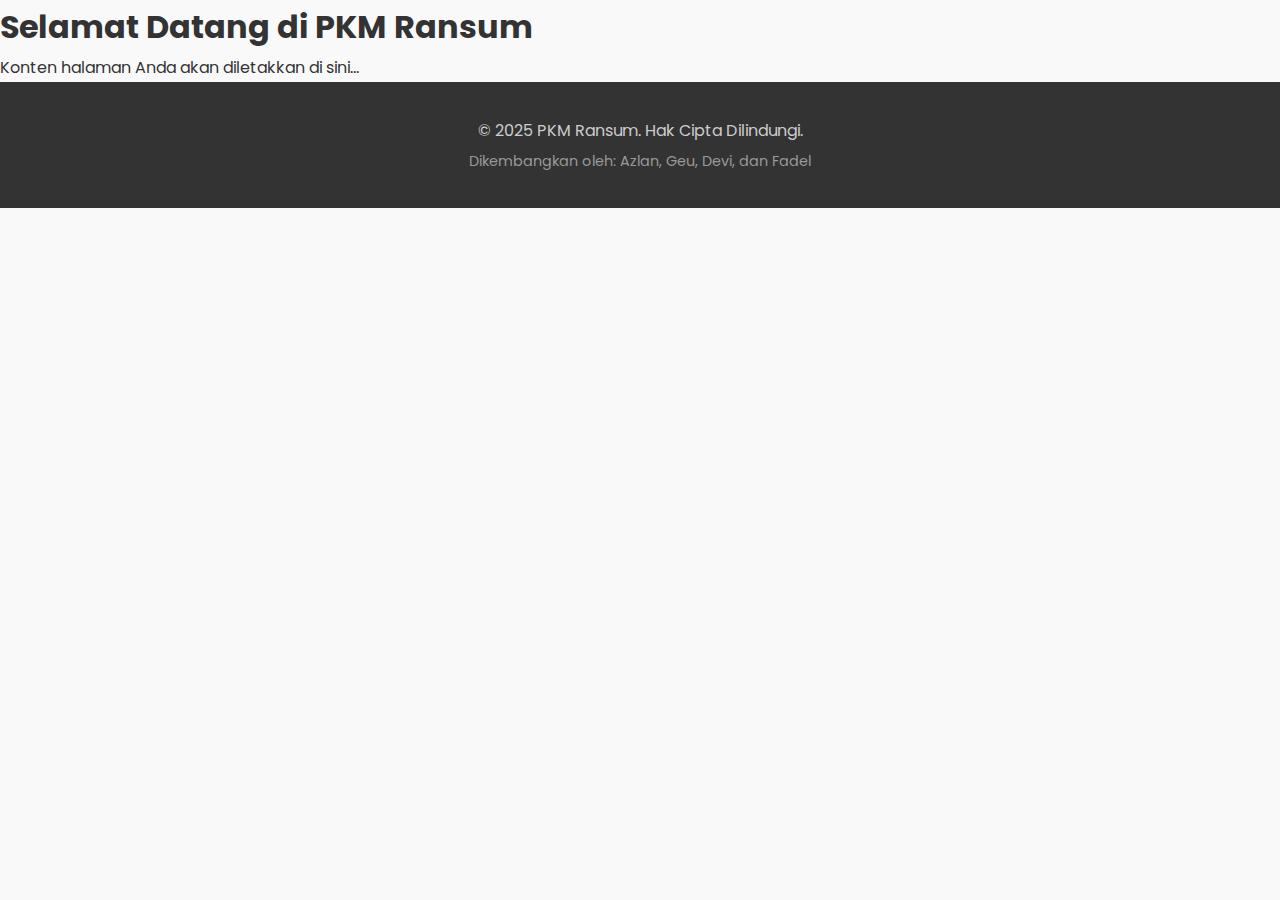
<file: footer.html>
<!DOCTYPE html>
<html lang="id">
<head>
    <meta charset="UTF-8">
    <meta name="viewport" content="width=device-width, initial-scale=1.0">
    <title>Halaman PKM Ransum</title>
    <link rel="stylesheet" href="style.css">
</head>
<body>

    <div class="content-wrapper">
        <h1>Selamat Datang di PKM Ransum</h1>
        <p>Konten halaman Anda akan diletakkan di sini...</p>
    </div>

    <footer class="main-footer">
        <div class="container">
            <p>&copy; 2025 PKM Ransum. Hak Cipta Dilindungi.</p>
            <p class="team-credit">Dikembangkan oleh: Azlan, Geu, Devi, dan Fadel</p>
        </div>
    </footer>

</body>
</html>
</file>
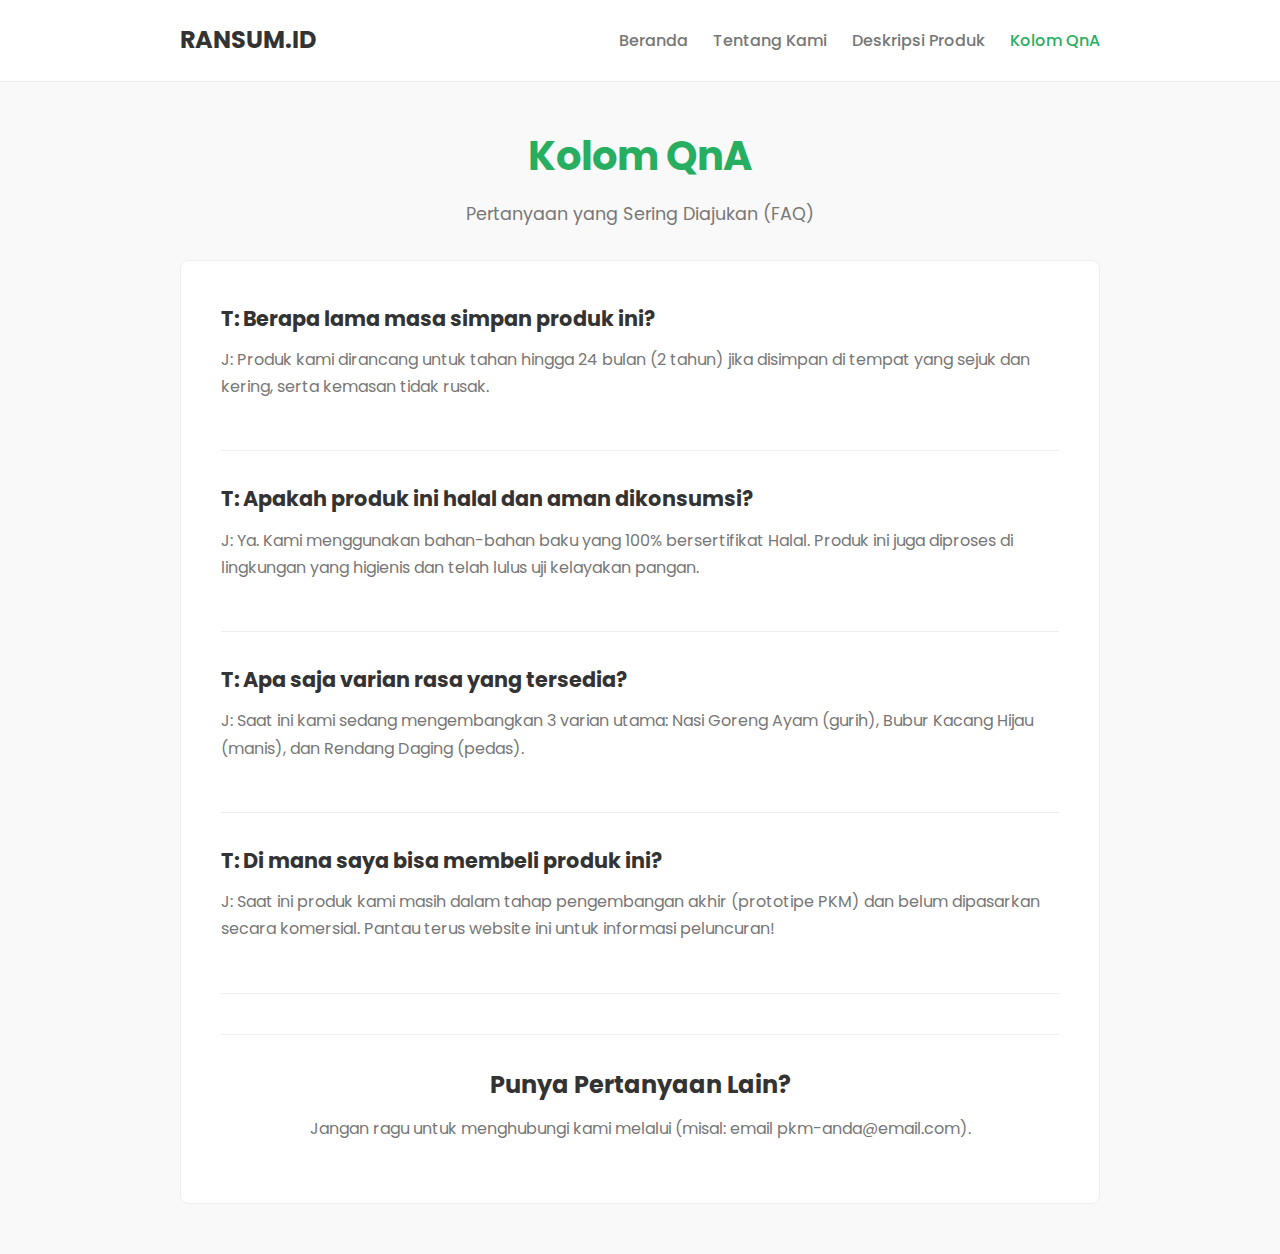
<file: qna.html>
<!DOCTYPE html>
<html lang="id">
<head>
    <meta charset="UTF-8">
    <meta name="viewport" content="width=device-width, initial-scale=1.0">
    
    <title>Kolom QnA - PKM Pangan Ransum</title>
    
    <link rel="stylesheet" href="style.css">
</head>
<body>

    <header class="main-header">
        <div class="container">
            <nav class="main-nav">
                <div class="logo">
                    <a href="index.html">RANSUM.ID</a>
                </div>
                
                <nav class="primary-nav">
                    <ul>
                        <li><a href="index.html">Beranda</a></li>
                        <li><a href="tentang.html">Tentang Kami</a></li>
                        <li><a href="produk.html">Deskripsi Produk</a></li>
                        <li><a href="qna.html" class="active">Kolom QnA</a></li>
                    </ul>
                </nav>
            </nav>
        </div>
    </header>

    <main>
        <div class="container">

            <section class="page-header">
                <h1>Kolom QnA</h1>
                <p>Pertanyaan yang Sering Diajukan (FAQ)</p>
            </section>

            <section class="page-content">

                <div class="qna-item">
                    <h3>
                        T: Berapa lama masa simpan produk ini?
                    </h3>
                    <p>
                        J: Produk kami dirancang untuk tahan hingga 24 bulan (2 tahun) jika disimpan di tempat yang sejuk dan kering, serta kemasan tidak rusak.
                    </p>
                </div>
                
                <div class="qna-item">
                    <h3>
                        T: Apakah produk ini halal dan aman dikonsumsi?
                    </h3>
                    <p>
                        J: Ya. Kami menggunakan bahan-bahan baku yang 100% bersertifikat Halal. Produk ini juga diproses di lingkungan yang higienis dan telah lulus uji kelayakan pangan.
                    </p>
                </div>
                
                <div class="qna-item">
                    <h3>
                        T: Apa saja varian rasa yang tersedia?
                    </h3>
                    <p>
                        J: Saat ini kami sedang mengembangkan 3 varian utama: Nasi Goreng Ayam (gurih), Bubur Kacang Hijau (manis), dan Rendang Daging (pedas).
                    </p>
                </div>
                
                <div class="qna-item">
                    <h3>
                        T: Di mana saya bisa membeli produk ini?
                    </h3>
                    <p>
                        J: Saat ini produk kami masih dalam tahap pengembangan akhir (prototipe PKM) dan belum dipasarkan secara komersial. Pantau terus website ini untuk informasi peluncuran!
                    </p>
                </div>
                
                <div class="qna-contact">
                    <h3>Punya Pertanyaan Lain?</h3>
                    <p>
                        Jangan ragu untuk menghubungi kami melalui (misal: email pkm-anda@email.com).
                    </p>
                </div>
</file>
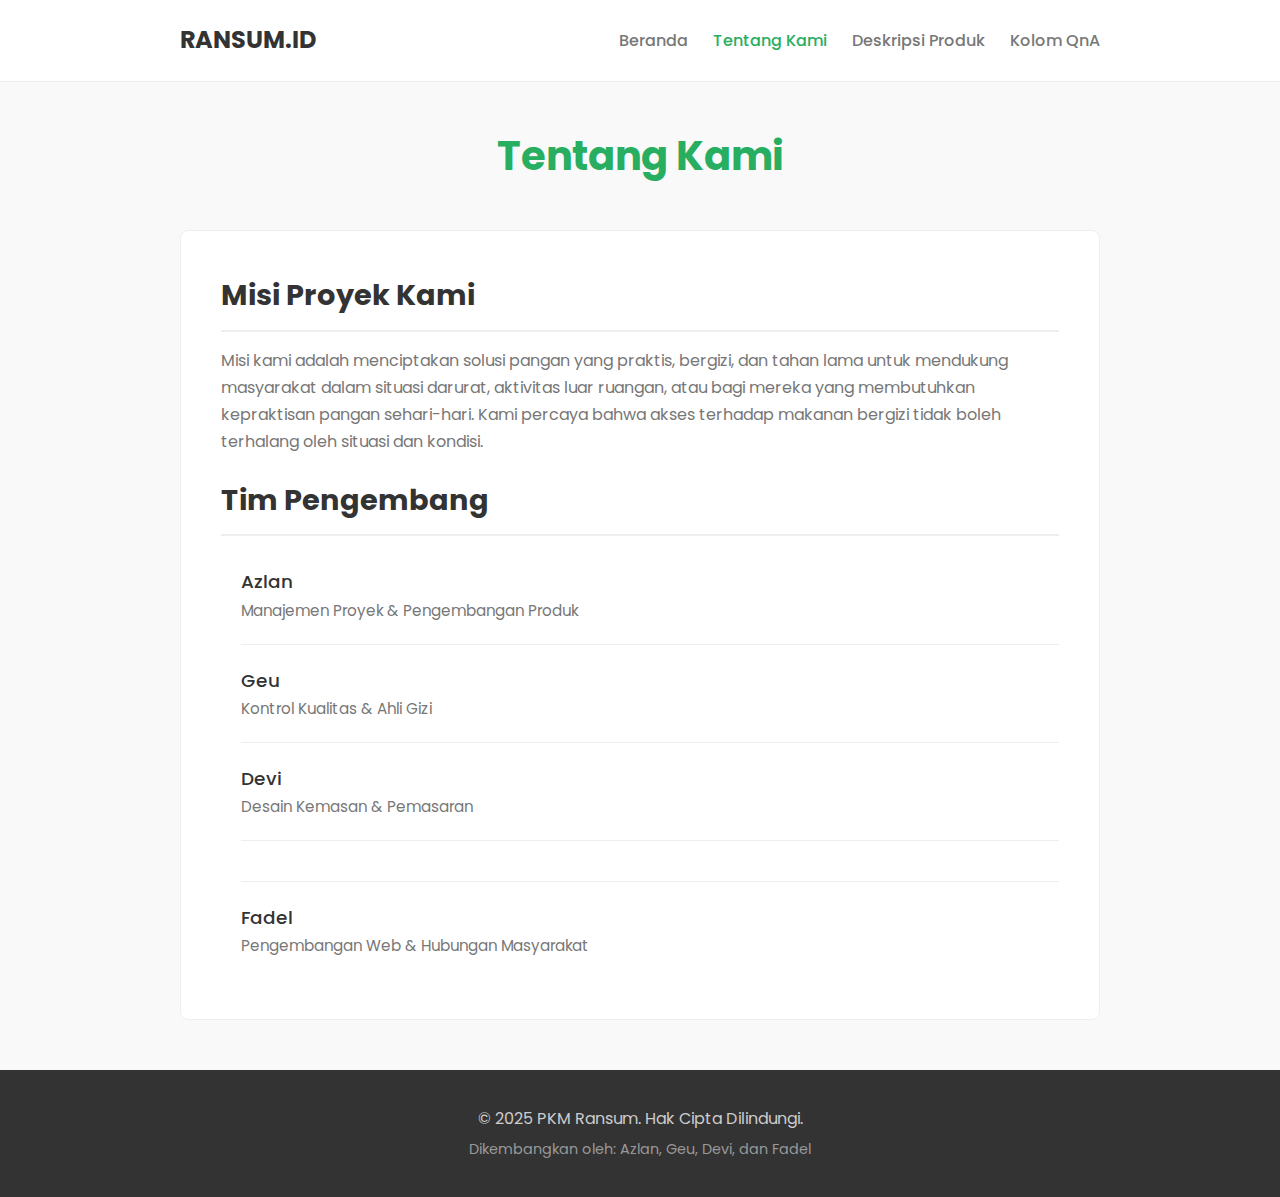
<file: tentang.html>
<!DOCTYPE html>
<html lang="id">
<head>
    <meta charset="UTF-8">
    <meta name="viewport" content="width=device-width, initial-scale=1.0">
    
    <title>Tentang Kami - PKM Pangan Ransum</title>
    
    <link rel="stylesheet" href="style.css">
</head>
<body>

    <header class="main-header">
        <div class="container">
            <nav class="main-nav">
                <div class="logo">
                    <a href="index.html">RANSUM.ID</a>
                </div>
                
                <nav class="primary-nav">
                    <ul>
                        <li><a href="index.html">Beranda</a></li>
                        <li><a href="tentang.html" class="active">Tentang Kami</a></li>
                        <li><a href="produk.html">Deskripsi Produk</a></li>
                        <li><a href="qna.html">Kolom QnA</a></li>
                    </ul>
                </nav>
            </nav>
        </div>
    </header>

    <main>
        <div class="container">

            <section class="page-header">
                <h1>Tentang Kami</h1>
            </section>

            <section class="page-content">

                <h2>Misi Proyek Kami</h2>
                <p>
                    Misi kami adalah menciptakan solusi pangan yang praktis, bergizi, dan tahan lama untuk mendukung 
                    masyarakat dalam situasi darurat, aktivitas luar ruangan, atau bagi mereka yang membutuhkan 
                    kepraktisan pangan sehari-hari. Kami percaya bahwa akses terhadap makanan bergizi 
                    tidak boleh terhalang oleh situasi dan kondisi.
                </p>

                <h2>Tim Pengembang</h2>
                
                <ul class="team-list">
                    
                    <li>
                        <strong>Azlan</strong>
                        <p>Manajemen Proyek & Pengembangan Produk</p>
                    </li>
                    
                    <li>
                        <strong>Geu</strong>
                        <p>Kontrol Kualitas & Ahli Gizi</p>
                    </li>

                    <li>
                        <strong>Devi</strong>
                        <p>Desain Kemasan & Pemasaran</p>
                    </li>

                    <li>
                        <li>
                            <strong>Fadel</strong>
                            <p>Pengembangan Web & Hubungan Masyarakat</p>
                        </li>
                    </li>

                </ul>

            </section>
        </div>
    </main>

    <footer class="main-footer">
        <div class="container">
            <p>&copy; 2025 PKM Ransum. Hak Cipta Dilindungi.</p>
            <p class="team-credit">Dikembangkan oleh: Azlan, Geu, Devi, dan Fadel</p>
        </div>
    </footer>

</body>
</html>
</file>
<file: style.css>
/* ==== STYLE.CSS ==== */
/* Desain Minimalis untuk PKM Ransum Pangan */

/* 1. Import Font & Pengaturan Global */
@import url('https://fonts.googleapis.com/css2?family=Poppins:wght@400;500;700&display=swap');

:root {
    /* Aksen warna hijau yang segar, cocok untuk produk makanan */
    --color-accent: #27ae60; 
    --color-text: #333333;
    --color-text-light: #777777;
    --color-bg: #f9f9f9;
    --color-white: #FFFFFF;
    --border-light: #eeeeee;
}

* {
    margin: 0;
    padding: 0;
    box-sizing: border-box;
}

body {
    font-family: 'Poppins', Arial, sans-serif;
    line-height: 1.7;
    background-color: var(--color-bg);
    color: var(--color-text);
    display: flex;
    flex-direction: column;
    min-height: 100vh; /* Memastikan footer menempel di bawah */
}

.container {
    max-width: 960px; /* Layout yang lebih ramping untuk kesan minimalis */
    margin: 0 auto;
    padding: 0 20px;
}

a {
    text-decoration: none;
    color: var(--color-accent);
}

/* Wrapper untuk mendorong footer ke bawah */
main {
    flex: 1; /* Membuat konten utama mengisi ruang */
}


/* 2. Header & Navigasi */
.main-header {
    background: var(--color-white);
    border-bottom: 1px solid var(--border-light);
    padding: 20px 0;
    position: sticky;
    top: 0;
    z-index: 1000;
}

.main-nav {
    display: flex;
    justify-content: space-between;
    align-items: center;
}

.logo a {
    font-size: 1.5rem;
    font-weight: 700;
    color: var(--color-text);
    text-decoration: none;
}

.primary-nav ul {
    list-style: none;
    display: flex;
    gap: 25px; /* Jarak antar menu */
}

.primary-nav a {
    text-decoration: none;
    color: var(--color-text-light);
    font-weight: 500;
    font-size: 1rem;
    transition: color 0.3s ease;
}

.primary-nav a:hover,
.primary-nav a.active {
    color: var(--color-accent); /* Warna aksen saat aktif atau di-hover */
}

/* 3. Konten Utama (Homepage - index.html) */
.hero {
    text-align: center;
    padding: 60px 0 50px 0;
}

.hero h1 {
    font-size: 2.8rem;
    font-weight: 700;
    color: var(--color-text);
    margin-bottom: 15px;
}

.hero p {
    font-size: 1.1rem;
    color: var(--color-text-light);
    margin-bottom: 30px;
}

.hero img {
    width: 100%;
    max-width: 600px;
    border-radius: 8px;
    margin-bottom: 30px;
}

.features {
    padding: 40px 0;
}

.feature-grid {
    display: grid;
    grid-template-columns: repeat(3, 1fr);
    gap: 25px;
}

.feature-card {
    background: var(--color-white);
    border: 1px solid var(--border-light);
    border-radius: 8px;
    transition: transform 0.3s ease, box-shadow 0.3s ease;
}

.feature-card:hover {
    transform: translateY(-5px);
    box-shadow: 0 6px 12px rgba(0,0,0,0.07);
}

.feature-card a {
    display: block;
    padding: 30px;
    text-decoration: none;
}

.feature-card h3 {
    color: var(--color-accent); /* Menggunakan warna aksen hijau */
    margin-top: 0;
    margin-bottom: 10px;
}

.feature-card p {
    color: var(--color-text-light);
    line-height: 1.6;
}

/* 4. Konten Halaman Dalam (Produk, QnA, Tentang) */
.page-header {
    text-align: center;
    padding: 40px 0 30px 0;
}

.page-header h1 {
    font-size: 2.5rem;
    color: var(--color-accent); /* Sesuai inline style PHP Anda */
    margin-bottom: 10px;
}

.page-header p {
    font-size: 1.1rem;
    color: var(--color-text-light);
}

.page-content {
    background: var(--color-white);
    border: 1px solid var(--border-light);
    border-radius: 8px;
    padding: 40px;
    margin-bottom: 50px; /* Jarak sebelum footer */
}

.page-content h2 {
    font-size: 1.8rem;
    color: var(--color-text);
    margin-bottom: 15px;
    padding-bottom: 10px;
    border-bottom: 2px solid var(--border-light);
}

.page-content p, 
.page-content ul {
    color: var(--color-text-light);
    margin-bottom: 20px;
}

.page-content ul {
    margin-left: 20px;
    padding-left: 0;
}

.page-content li {
    margin-bottom: 10px;
}

/* Gambar di halaman produk */
.page-content img {
    display: block;
    margin: 0 auto 30px auto;
    width: 100%;
    max-width: 50%;
    min-width: 300px;
    border-radius: 8px;
}

/* 5. Komponen Spesifik (Tabel & QnA) */

/* Tabel Nutrisi (produk.html) */
.nutrition-table {
    width: 100%;
    border-collapse: collapse;
    margin-top: 20px;
}

.nutrition-table tr {
    border-bottom: 1px solid var(--border-light);
}

.nutrition-table tr:last-child {
    border-bottom: none;
}

.nutrition-table td {
    padding: 15px 10px;
    color: var(--color-text);
}

.nutrition-table td:last-child {
    text-align: right;
    font-weight: 500;
}

/* Item QnA (qna.html) */
.qna-item {
    margin-bottom: 30px;
    padding-bottom: 30px;
    border-bottom: 1px solid var(--border-light);
}

/* QnA item terakhir di dalam .page-content */
.page-content .qna-item:last-of-type {
    margin-bottom: 0;
    padding-bottom: 0;
    border-bottom: none;
}

.qna-item h3 {
    font-size: 1.3rem;
    color: var(--color-text);
    margin-bottom: 10px;
    margin-top: 0;
}

.qna-contact {
    text-align: center;
    border-top: 1px solid var(--border-light);
    padding-top: 30px;
    margin-top: 40px;
}

.qna-contact h3 {
    font-size: 1.5rem;
    margin-bottom: 10px;
    color: var(--color-text);
    margin-top: 0;
}

/* 6. Footer */
.main-footer {
    background: #333333; /* Latar belakang gelap untuk kontras */
    color: var(--color-white);
    padding: 30px 0;
    text-align: center;
    width: 100%;
}

.main-footer p {
    margin: 5px 0;
    color: #cccccc;
}

.main-footer .team-credit {
    font-size: 0.9rem;
    color: #999999;
}


/* 7. Desain Responsif (Mobile) */
@media (max-width: 768px) {
    .main-nav {
        flex-direction: column;
        gap: 15px;
    }
    
    .primary-nav ul {
        flex-direction: column;
        text-align: center;
        gap: 10px;
        width: 100%;
    }

    .hero h1 {
        font-size: 2.2rem;
    }

    .feature-grid {
        grid-template-columns: 1fr; /* Stack 3 kolom menjadi 1 */
    }

    .page-content {
        padding: 25px;
    }

    /* Gambar di halaman produk versi mobile */
    .page-content img {
        max-width: 100%;
        min-width: 0;
    }

    .nutrition-table td {
        padding: 10px 5px;
    }
}
/* --- Penataan Halaman Tentang Kami --- */

/* Menargetkan UL khusus di halaman 'tentang' */
.team-list {
    list-style-type: none; /* Hilangkan bullet */
    padding-left: 0; /* Hilangkan padding bawaan ul */
    margin-top: 30px; /* Jarak dari sub-judul 'Tim Pengembang' */
}

.team-list li {
    margin-bottom: 20px;
    border-bottom: 1px solid var(--border-light);
    padding-bottom: 20px;
}

/* Menghilangkan border dan margin di item terakhir */
.team-list li:last-child {
    margin-bottom: 0;
    border-bottom: none;
    padding-bottom: 0;
}

.team-list strong {
    font-size: 1.15rem; /* Sesuai inline style */
    color: var(--color-text);
    font-weight: 500; /* Tebal standar 'Poppins' */
    display: block; /* Membuat nama dan peran di baris terpisah */
}

.team-list p {
    color: var(--color-text-light); /* Sesuai inline style */
    margin-bottom: 0; /* Hapus margin p di dalam list */
    font-size: 0.95rem;
}
</file>
